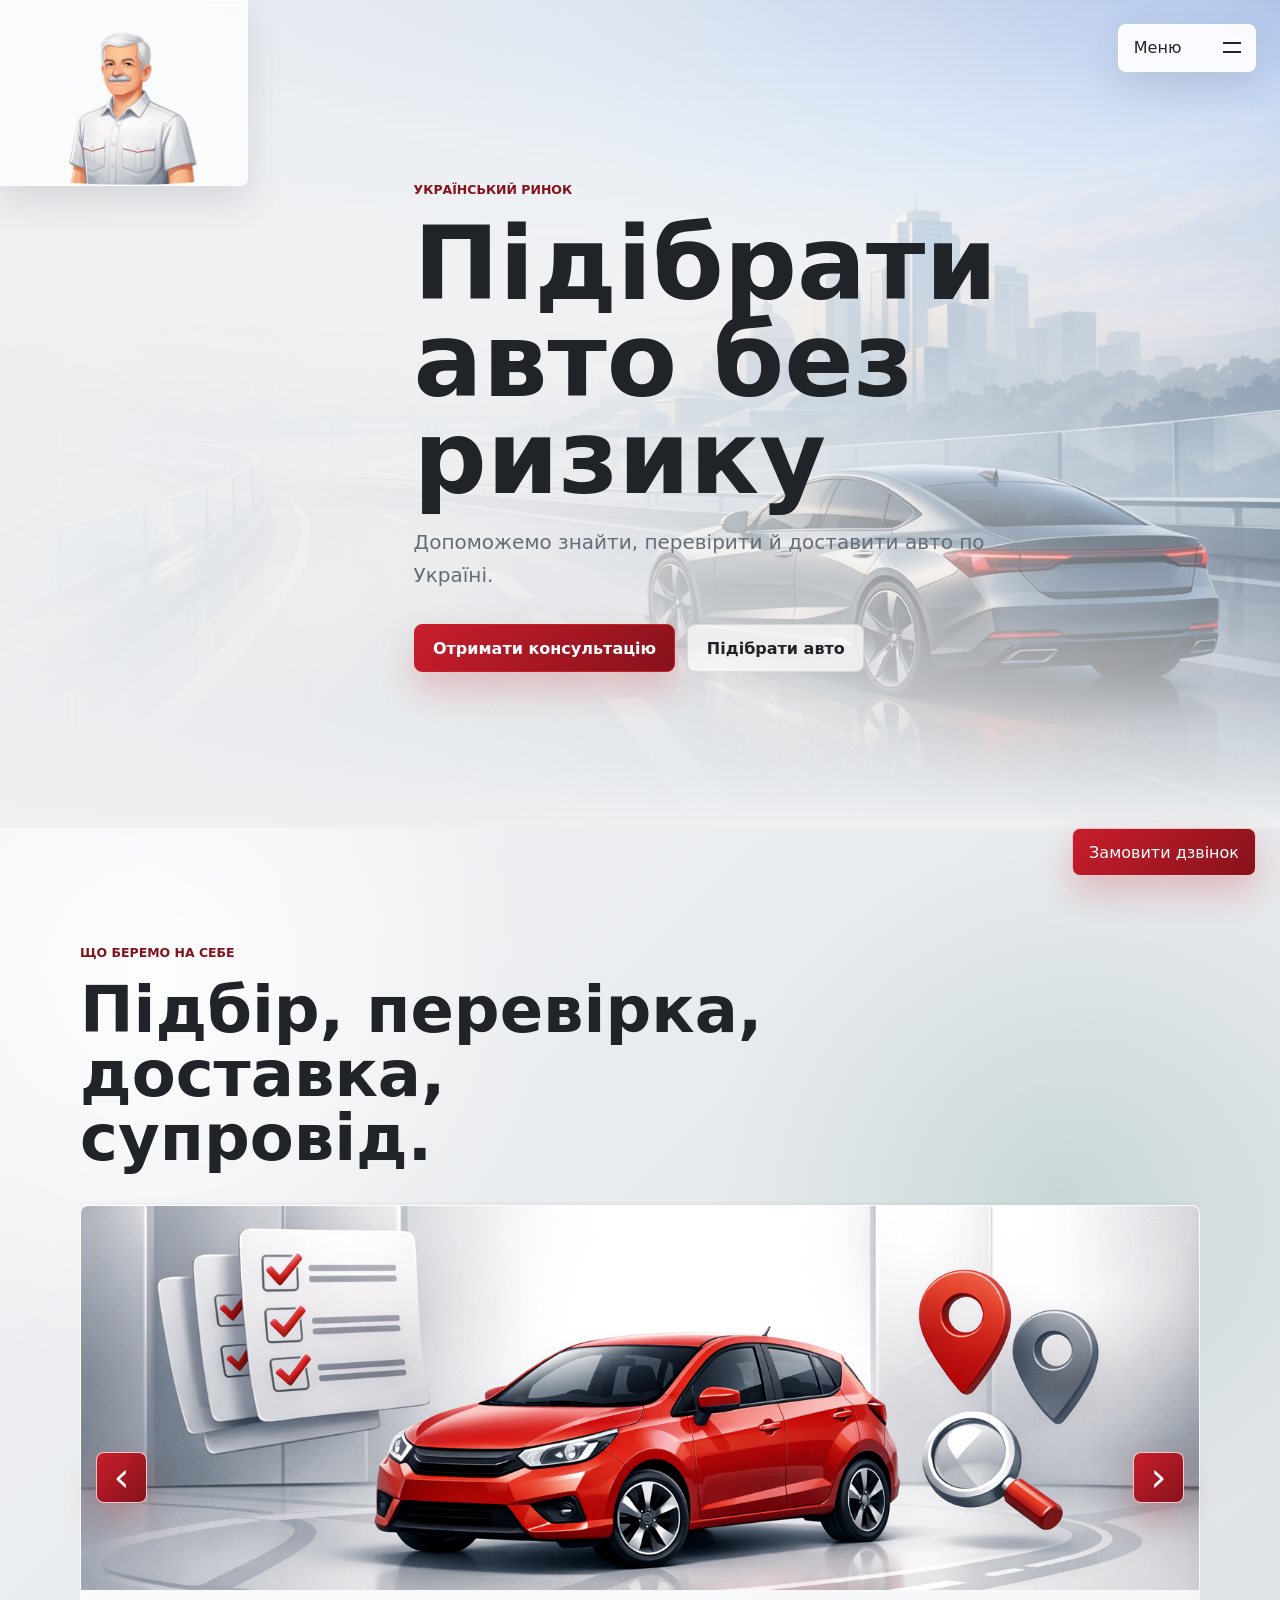
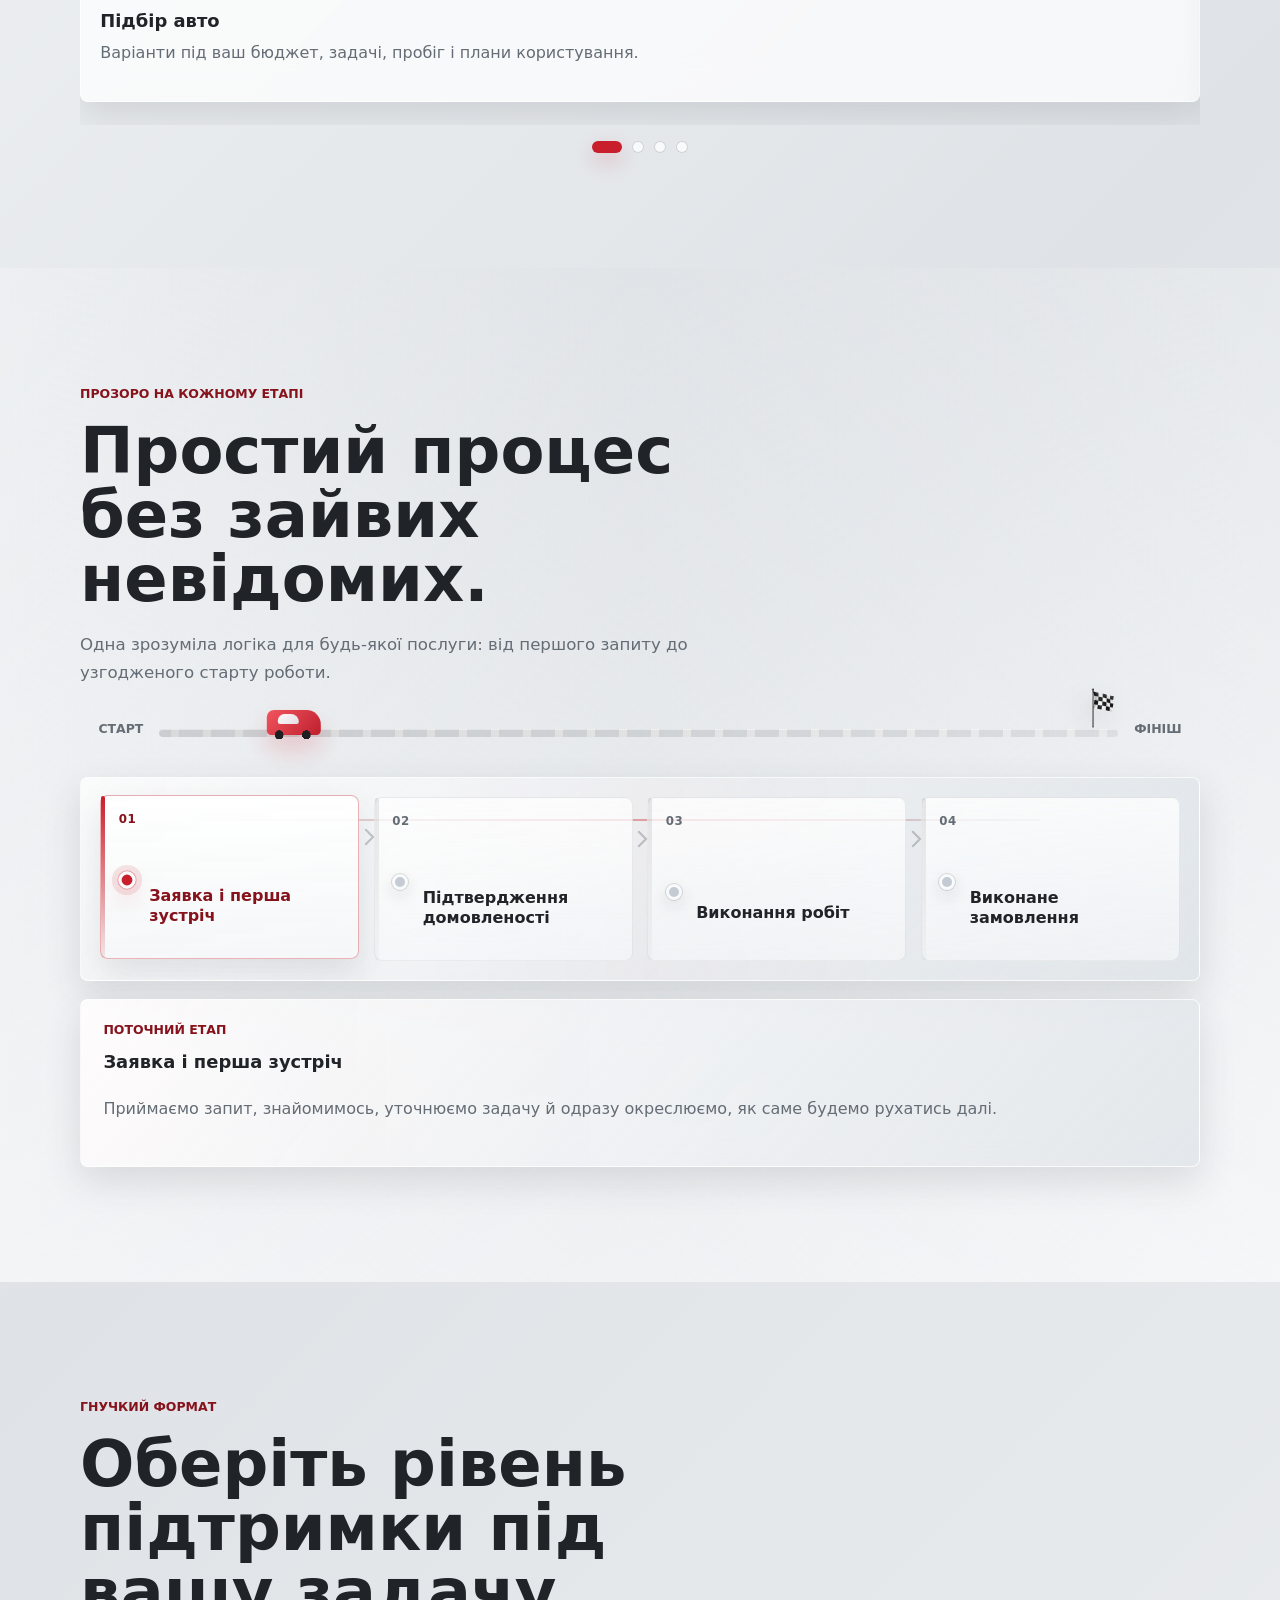
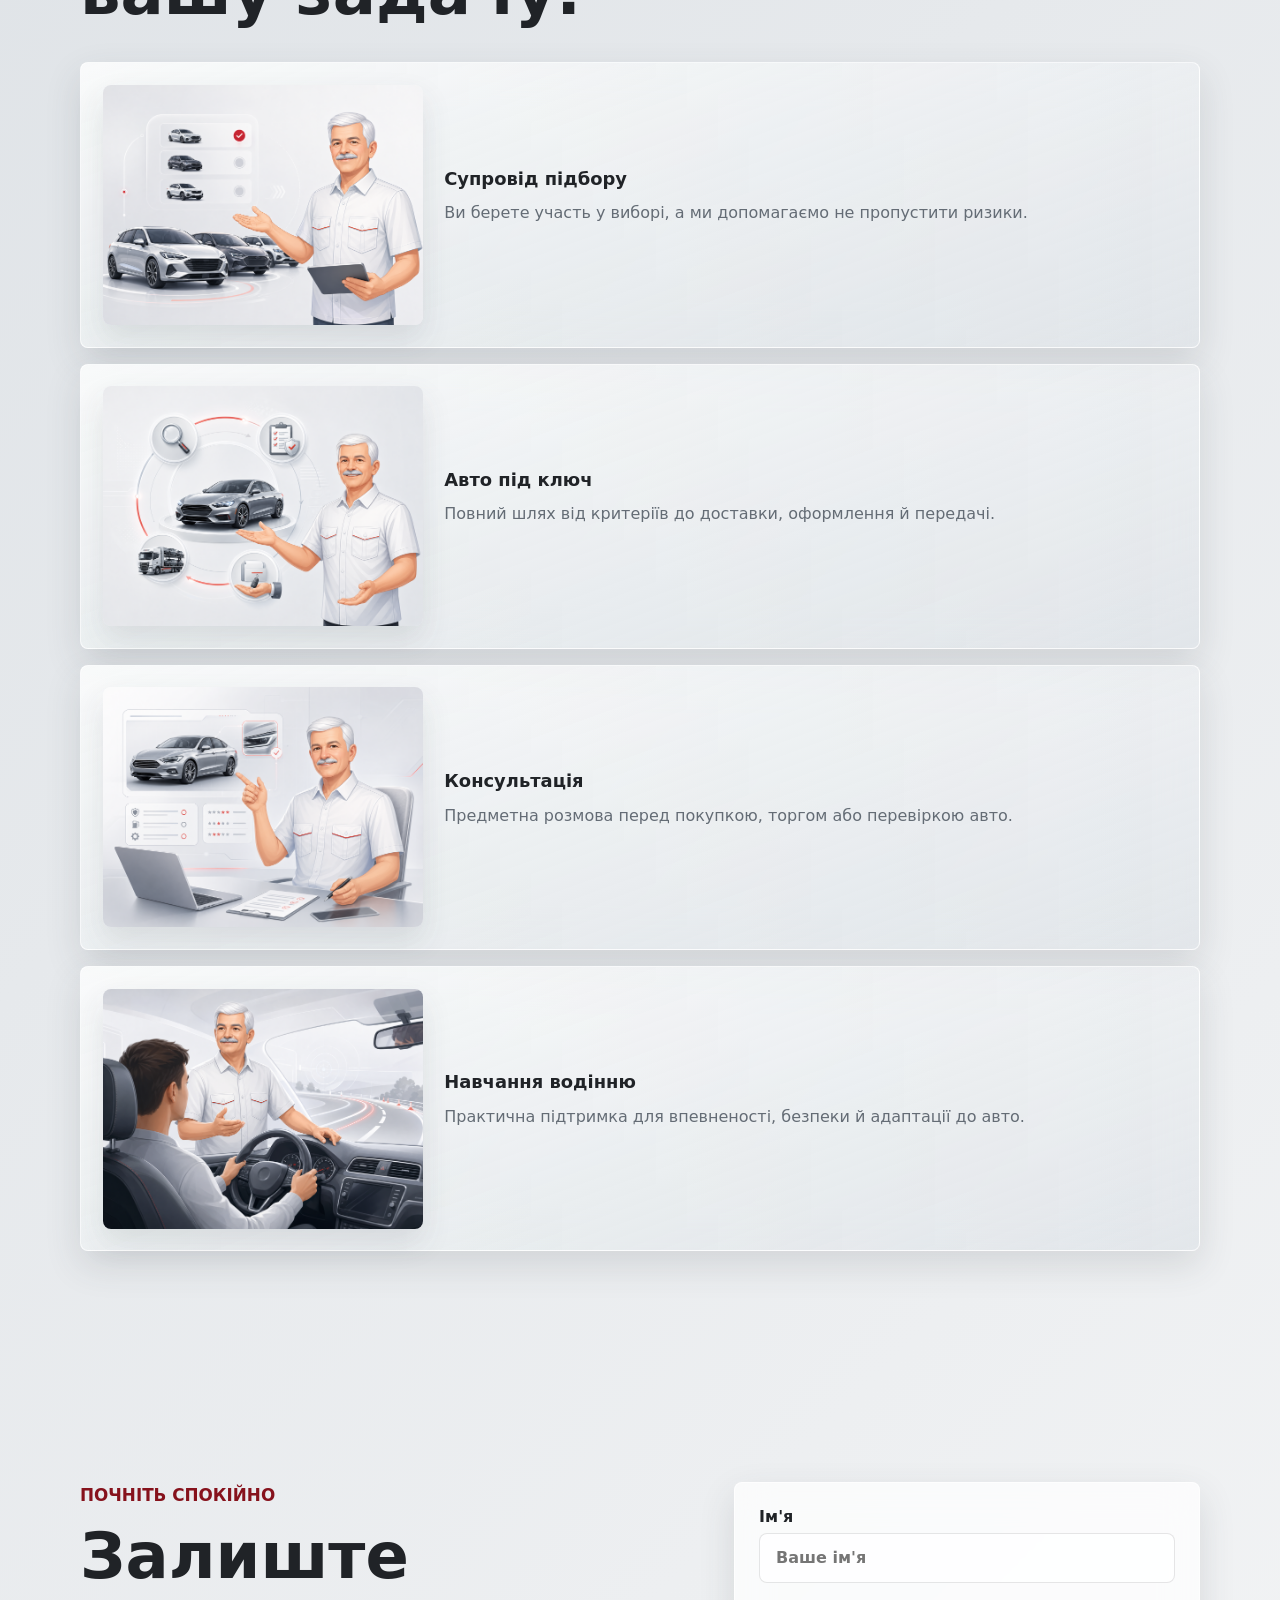
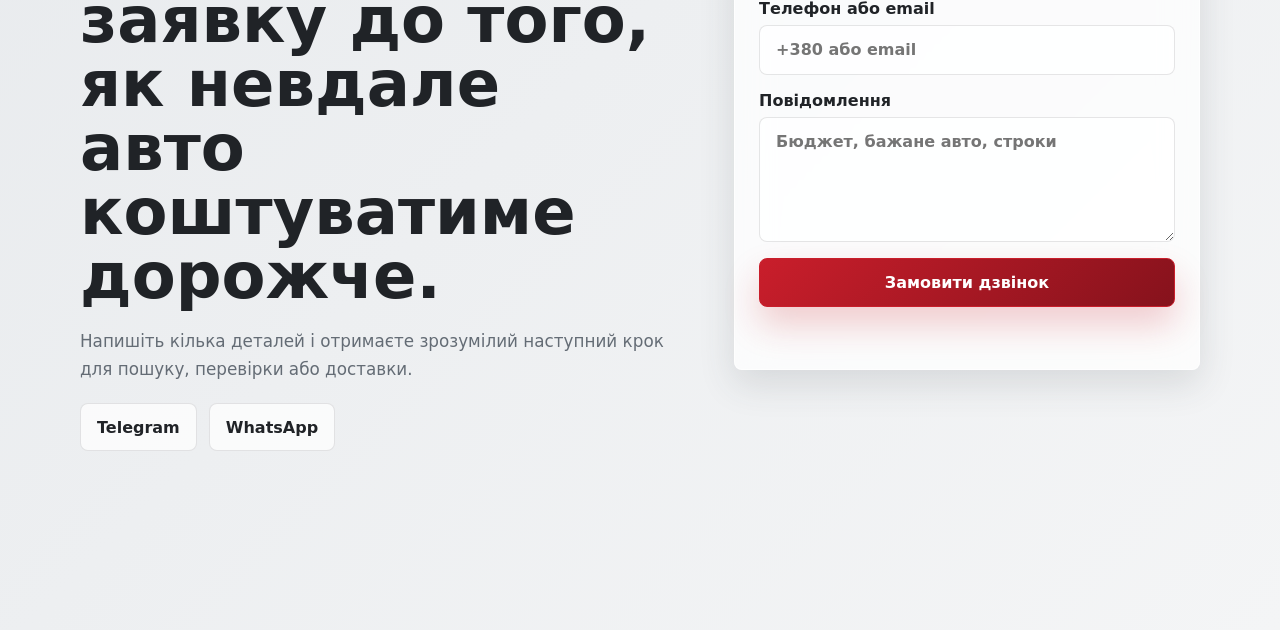
<file: index.html>
<!DOCTYPE html>
<html lang="uk">
  <head>
    <meta charset="UTF-8" />
    <meta name="viewport" content="width=device-width, initial-scale=1.0" />
    <title>Підбір авто під ключ</title>
    <link rel="stylesheet" href="styles.css" />
  </head>
  <body>
    <a class="skip-link" href="#main">До основного вмісту</a>

    <header class="corner-header" aria-label="Шапка сайту">
      <aside class="avatar-block" aria-label="Асистент з підбору авто">
        <div class="avatar-scene">
          <div class="avatar-person" role="img" aria-label="Асистент з підбору авто"></div>
        </div>
      </aside>

      <nav class="corner-menu" aria-label="Навігація розділами">
        <button class="menu-toggle" type="button" aria-expanded="false" aria-controls="anchor-menu">
          <span>Меню</span>
          <span class="menu-icon" aria-hidden="true"></span>
        </button>
        <div class="menu-panel" id="anchor-menu">
          <div class="menu-group" aria-label="Якорі сторінки">
            <p class="menu-group-title">Якорі</p>
            <a href="#home">Головна</a>
            <a href="#services">Послуги</a>
            <a href="#process">Процес</a>
            <a href="#options">Формати</a>
            <a href="#contact">Контакти</a>
          </div>
          <div class="menu-group" aria-label="Живі сторінки">
            <p class="menu-group-title">Сторінки</p>
            <a href="index.html" aria-current="page">Головна сторінка</a>
            <a href="biography.html">Біографія</a>
            <a href="routes.html">Мапа трас</a>
          </div>
        </div>
      </nav>
    </header>

    <main id="main">
      <section class="hero-section" id="home" aria-labelledby="hero-title">
        <div class="hero-image" aria-hidden="true"></div>
        <div class="section-inner hero-content">
          <p class="eyebrow">Український ринок</p>
          <h1 id="hero-title">Підібрати авто без ризику</h1>
          <p class="hero-subtext">
            Допоможемо знайти, перевірити й доставити авто по Україні.
          </p>
          <div class="hero-actions" aria-label="Основні дії">
            <a class="button button-primary" href="#contact">Отримати консультацію</a>
            <a class="button button-secondary" href="#services">Підібрати авто</a>
          </div>
        </div>
      </section>

      <section class="section-block services-section" id="services" aria-labelledby="services-title">
        <div class="section-inner section-heading-row">
          <div>
            <p class="eyebrow">Що беремо на себе</p>
            <h2 id="services-title">Підбір, перевірка, доставка, супровід.</h2>
          </div>
        </div>
        <div class="section-inner carousel-shell">
          <div class="services-carousel" tabindex="0" aria-label="Карусель послуг">
            <article class="service-card">
              <img
                src="assets/service-selection.png"
                alt="Стилізована ілюстрація підбору авто"
                loading="lazy"
              />
              <div>
                <h3>Підбір авто</h3>
                <p>Варіанти під ваш бюджет, задачі, пробіг і плани користування.</p>
              </div>
            </article>
            <article class="service-card">
              <img
                src="assets/service-inspection.png"
                alt="Стилізована ілюстрація перевірки авто"
                loading="lazy"
              />
              <div>
                <h3>Перевірка</h3>
                <p>Стан, історія, документи й продавець перевіряються до рішення.</p>
              </div>
            </article>
            <article class="service-card">
              <img
                src="assets/service-delivery.png"
                alt="Стилізована ілюстрація доставки авто"
                loading="lazy"
              />
              <div>
                <h3>Доставка</h3>
                <p>Організуємо перевезення по Україні з прозорими оновленнями.</p>
              </div>
            </article>
            <article class="service-card">
              <img
                src="assets/service-turnkey.png"
                alt="Стилізована ілюстрація послуги авто під ключ"
                loading="lazy"
              />
              <div>
                <h3>Авто під ключ</h3>
                <p>Пошук, торг, перевірка, логістика й документи в одному процесі.</p>
              </div>
            </article>
          </div>
          <button class="slider-arrow slider-arrow-prev" type="button" data-carousel="prev" aria-label="Попередній слайд">
            <span aria-hidden="true">‹</span>
          </button>
          <button class="slider-arrow slider-arrow-next" type="button" data-carousel="next" aria-label="Наступний слайд">
            <span aria-hidden="true">›</span>
          </button>
          <div class="slider-dots" aria-label="Навігація слайдами">
            <button class="slider-dot is-active" type="button" data-slide="0" aria-label="Слайд 1" aria-current="true"></button>
            <button class="slider-dot" type="button" data-slide="1" aria-label="Слайд 2"></button>
            <button class="slider-dot" type="button" data-slide="2" aria-label="Слайд 3"></button>
            <button class="slider-dot" type="button" data-slide="3" aria-label="Слайд 4"></button>
          </div>
        </div>
      </section>

      <section class="section-block process-section" id="process" aria-labelledby="process-title">
        <div class="section-inner">
          <p class="eyebrow">Прозоро на кожному етапі</p>
          <h2 id="process-title">Простий процес без зайвих невідомих.</h2>
          <p class="process-intro">
            Одна зрозуміла логіка для будь-якої послуги: від першого запиту до узгодженого старту роботи.
          </p>
          <div class="service-flow process-flow" aria-label="Інтерактивні кроки процесу">
            <div class="flow-progress" aria-hidden="true" style="--track-progress: 14%;">
              <span class="flow-progress-label flow-progress-label-start">Старт</span>
              <span class="flow-progress-road">
                <span class="flow-progress-car"></span>
                <span class="flow-progress-finish"></span>
              </span>
              <span class="flow-progress-label flow-progress-label-finish">Фініш</span>
            </div>
            <div class="flow-track" role="list">
              <button
                class="flow-step is-active"
                type="button"
                role="listitem"
                aria-pressed="true"
                data-step-title="Заявка і перша зустріч"
                data-step-text="Приймаємо запит, знайомимось, уточнюємо задачу й одразу окреслюємо, як саме будемо рухатись далі."
                data-step-progress="14%"
              >
                <span class="flow-number">01</span>
                <span class="flow-node" aria-hidden="true"></span>
                <span class="flow-title">Заявка і перша зустріч</span>
              </button>
              <button
                class="flow-step"
                type="button"
                role="listitem"
                aria-pressed="false"
                data-step-title="Підтвердження домовленості"
                data-step-text="Погоджуємо формат співпраці, обсяг робіт, строки, бюджет і всі важливі деталі без сірих зон."
                data-step-progress="46%"
              >
                <span class="flow-number">02</span>
                <span class="flow-node" aria-hidden="true"></span>
                <span class="flow-title">Підтвердження домовленості</span>
              </button>
              <button
                class="flow-step"
                type="button"
                role="listitem"
                aria-pressed="false"
                data-step-title="Виконання робіт"
                data-step-text="Переходимо до практичної частини: підбору, перевірки, супроводу або навчання залежно від обраної послуги."
                data-step-progress="76%"
              >
                <span class="flow-number">03</span>
                <span class="flow-node" aria-hidden="true"></span>
                <span class="flow-title">Виконання робіт</span>
              </button>
              <button
                class="flow-step"
                type="button"
                role="listitem"
                aria-pressed="false"
                data-step-title="Виконане замовлення"
                data-step-text="Фіналізуємо результат, передаємо виконану роботу й закриваємо замовлення спокійно та прозоро."
                data-step-progress="102%"
              >
                <span class="flow-number">04</span>
                <span class="flow-node" aria-hidden="true"></span>
                <span class="flow-title">Виконане замовлення</span>
              </button>
            </div>
            <article class="flow-detail" aria-live="polite">
              <span class="detail-kicker">Поточний етап</span>
              <h3>Заявка і перша зустріч</h3>
              <p>Приймаємо запит, знайомимось, уточнюємо задачу й одразу окреслюємо, як саме будемо рухатись далі.</p>
            </article>
          </div>
        </div>
      </section>

      <section class="section-block options-section" id="options" aria-labelledby="options-title">
        <div class="section-inner">
          <div class="section-heading">
            <p class="eyebrow">Гнучкий формат</p>
            <h2 id="options-title">Оберіть рівень підтримки під вашу задачу.</h2>
          </div>
          <div class="options-grid">
            <article class="option-block">
              <img src="assets/options/option-guided-selection.png" alt="Ілюстрація супроводу підбору авто" loading="lazy" />
              <div class="option-copy">
                <h3>Супровід підбору</h3>
                <p>Ви берете участь у виборі, а ми допомагаємо не пропустити ризики.</p>
              </div>
            </article>
            <article class="option-block">
              <img src="assets/options/option-turnkey-service.png" alt="Ілюстрація послуги авто під ключ" loading="lazy" />
              <div class="option-copy">
                <h3>Авто під ключ</h3>
                <p>Повний шлях від критеріїв до доставки, оформлення й передачі.</p>
              </div>
            </article>
            <article class="option-block">
              <img src="assets/options/option-consultation.png" alt="Ілюстрація консультації перед покупкою авто" loading="lazy" />
              <div class="option-copy">
                <h3>Консультація</h3>
                <p>Предметна розмова перед покупкою, торгом або перевіркою авто.</p>
              </div>
            </article>
            <article class="option-block">
              <img src="assets/options/option-driving-training.png" alt="Ілюстрація навчання водінню" loading="lazy" />
              <div class="option-copy">
                <h3>Навчання водінню</h3>
                <p>Практична підтримка для впевненості, безпеки й адаптації до авто.</p>
              </div>
            </article>
          </div>
        </div>
      </section>

      <section class="section-block contact-section" id="contact" aria-labelledby="contact-title">
        <div class="section-inner contact-layout">
          <div class="contact-copy">
            <p class="eyebrow">Почніть спокійно</p>
            <h2 id="contact-title">Залиште заявку до того, як невдале авто коштуватиме дорожче.</h2>
            <p>
              Напишіть кілька деталей і отримаєте зрозумілий наступний крок для пошуку, перевірки або доставки.
            </p>
            <div class="messenger-links" aria-label="Посилання на месенджери">
              <a href="https://t.me/" target="_blank" rel="noreferrer">Telegram</a>
              <a href="https://www.whatsapp.com/" target="_blank" rel="noreferrer">WhatsApp</a>
            </div>
          </div>
          <form class="contact-form" aria-label="Форма заявки на дзвінок">
            <label>
              Ім'я
              <input type="text" name="name" autocomplete="name" placeholder="Ваше ім'я" required />
            </label>
            <label>
              Телефон або email
              <input type="text" name="contact" autocomplete="email" placeholder="+380 або email" required />
            </label>
            <label>
              Повідомлення
              <textarea name="message" rows="5" placeholder="Бюджет, бажане авто, строки"></textarea>
            </label>
            <button class="button button-primary" type="submit">Замовити дзвінок</button>
            <p class="form-status" role="status" aria-live="polite"></p>
          </form>
        </div>
      </section>
    </main>

    <a class="sticky-cta" href="#contact">Замовити дзвінок</a>

    <script src="script.js"></script>
  </body>
</html>
</file>
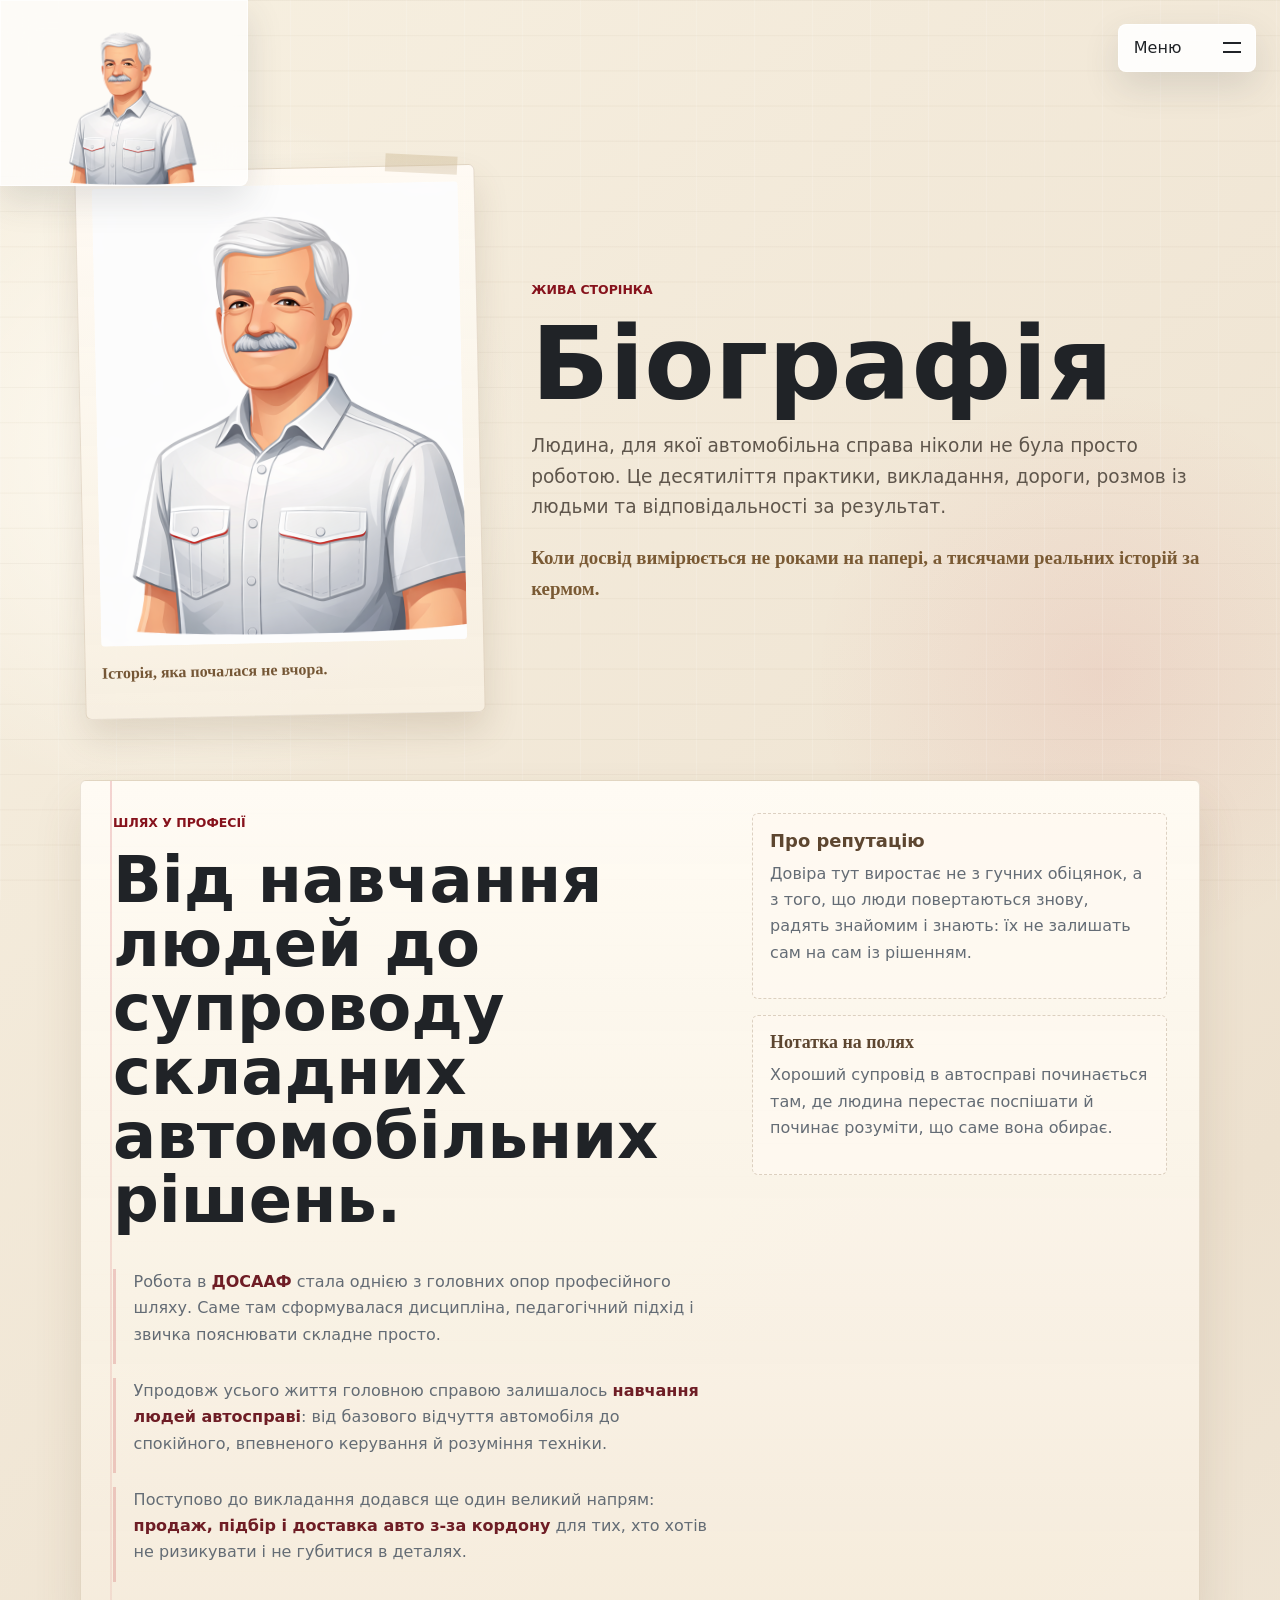
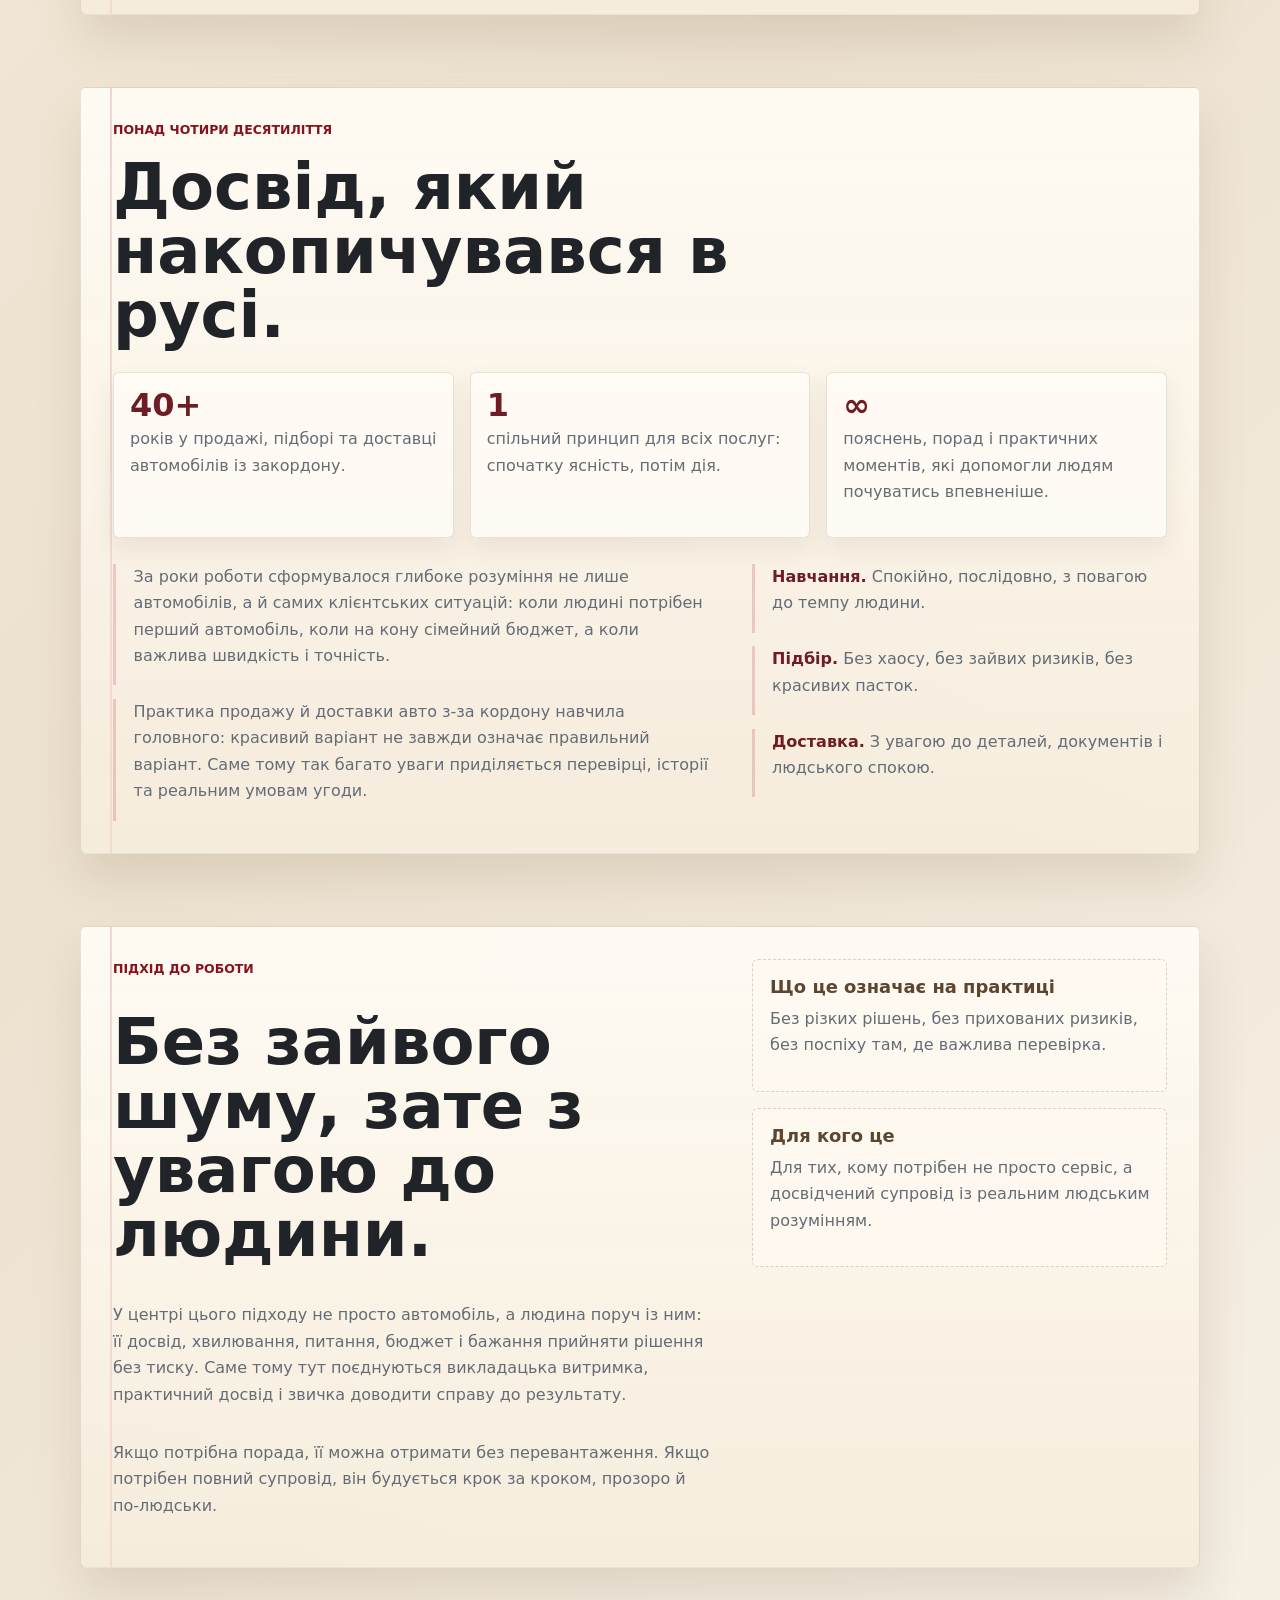
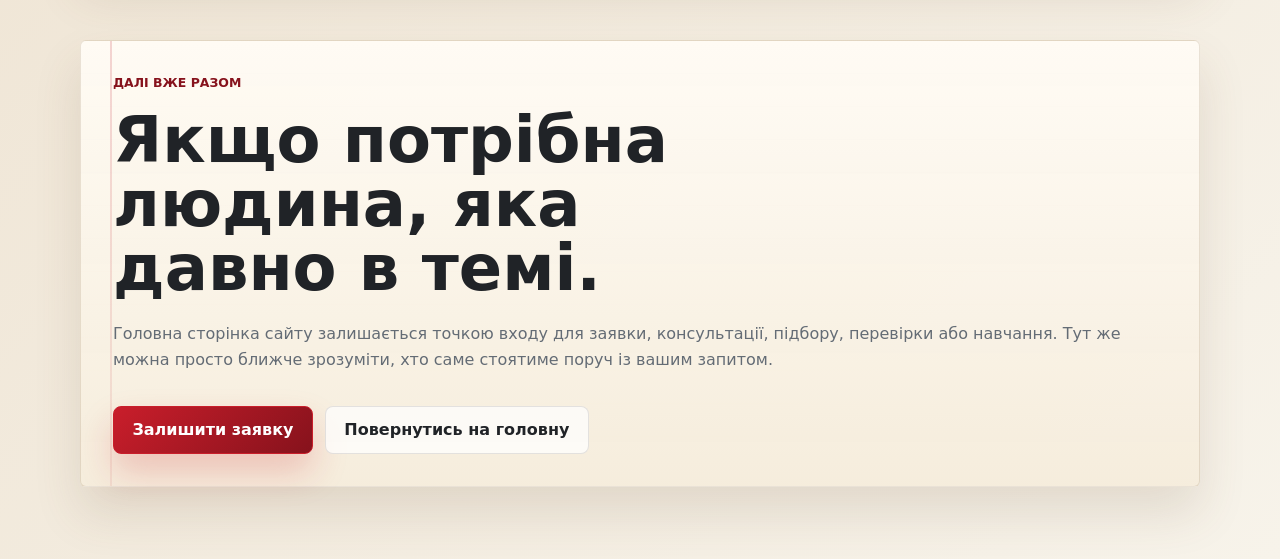
<file: biography.html>
<!DOCTYPE html>
<html lang="uk">
  <head>
    <meta charset="UTF-8" />
    <meta name="viewport" content="width=device-width, initial-scale=1.0" />
    <title>Біографія | Підбір авто під ключ</title>
    <link rel="stylesheet" href="styles.css" />
  </head>
  <body class="biography-page">
    <a class="skip-link" href="#main">До основного вмісту</a>

    <header class="corner-header" aria-label="Шапка сайту">
      <aside class="avatar-block" aria-label="Асистент з підбору авто">
        <div class="avatar-scene">
          <div class="avatar-person" role="img" aria-label="Асистент з підбору авто"></div>
        </div>
      </aside>

      <nav class="corner-menu" aria-label="Навігація сайтом">
        <button class="menu-toggle" type="button" aria-expanded="false" aria-controls="anchor-menu">
          <span>Меню</span>
          <span class="menu-icon" aria-hidden="true"></span>
        </button>
        <div class="menu-panel" id="anchor-menu">
          <div class="menu-group" aria-label="Якорі сторінки">
            <p class="menu-group-title">Якорі</p>
            <a href="#bio-intro">Початок</a>
            <a href="#bio-dosaaf">ДОСААФ</a>
            <a href="#bio-experience">Досвід</a>
            <a href="#bio-approach">Підхід</a>
            <a href="#bio-contact">Зв'язок</a>
          </div>
          <div class="menu-group" aria-label="Живі сторінки">
            <p class="menu-group-title">Сторінки</p>
            <a href="index.html">Головна сторінка</a>
            <a href="biography.html" aria-current="page">Біографія</a>
            <a href="routes.html">Мапа трас</a>
          </div>
        </div>
      </nav>
    </header>

    <main id="main" class="bio-main">
      <section class="bio-hero" id="bio-intro" aria-labelledby="bio-title">
        <div class="section-inner bio-hero-layout">
          <div class="bio-portrait-wrap">
            <div class="bio-portrait">
              <img src="assets/avatar/avatar-default.png" alt="Портрет консультанта з підбору авто" />
            </div>
            <p class="bio-caption script-note">Історія, яка почалася не вчора.</p>
          </div>
          <div>
            <p class="eyebrow">Жива сторінка</p>
            <h1 id="bio-title" class="bio-title">Біографія</h1>
            <p class="bio-subtitle">
              Людина, для якої автомобільна справа ніколи не була просто роботою. Це десятиліття практики, викладання,
              дороги, розмов із людьми та відповідальності за результат.
            </p>
            <p class="bio-intro-note script-note">
              Коли досвід вимірюється не роками на папері, а тисячами реальних історій за кермом.
            </p>
          </div>
        </div>
      </section>

      <section class="bio-paper-section" id="bio-dosaaf" aria-labelledby="bio-dosaaf-title">
        <article class="journal-sheet">
          <div class="journal-grid">
            <div class="journal-column">
              <div>
                <p class="eyebrow">Шлях у професії</p>
                <h2 id="bio-dosaaf-title">Від навчання людей до супроводу складних автомобільних рішень.</h2>
              </div>
              <div class="bio-meta-list">
                <div class="bio-meta-item">
                  <p>
                    Робота в <strong>ДОСААФ</strong> стала однією з головних опор професійного шляху. Саме там сформувалася
                    дисципліна, педагогічний підхід і звичка пояснювати складне просто.
                  </p>
                </div>
                <div class="bio-meta-item">
                  <p>
                    Упродовж усього життя головною справою залишалось <strong>навчання людей автосправі</strong>: від базового
                    відчуття автомобіля до спокійного, впевненого керування й розуміння техніки.
                  </p>
                </div>
                <div class="bio-meta-item">
                  <p>
                    Поступово до викладання додався ще один великий напрям: <strong>продаж, підбір і доставка авто з-за
                    кордону</strong> для тих, хто хотів не ризикувати і не губитися в деталях.
                  </p>
                </div>
              </div>
            </div>
            <aside class="journal-column">
              <div class="bio-side-note">
                <h3>Про репутацію</h3>
                <p>
                  Довіра тут виростає не з гучних обіцянок, а з того, що люди повертаються знову, радять знайомим і знають:
                  їх не залишать сам на сам із рішенням.
                </p>
              </div>
              <div class="bio-quote">
                <h3 class="script-note">Нотатка на полях</h3>
                <p>
                  Хороший супровід в автосправі починається там, де людина перестає поспішати й починає розуміти, що саме
                  вона обирає.
                </p>
              </div>
            </aside>
          </div>
        </article>
      </section>

      <section class="bio-paper-section" id="bio-experience" aria-labelledby="bio-experience-title">
        <article class="journal-sheet">
          <div>
            <p class="eyebrow">Понад чотири десятиліття</p>
            <h2 id="bio-experience-title">Досвід, який накопичувався в русі.</h2>
          </div>
          <div class="bio-stats">
            <div class="bio-stat">
              <strong>40+</strong>
              <p>років у продажі, підборі та доставці автомобілів із закордону.</p>
            </div>
            <div class="bio-stat">
              <strong>1</strong>
              <p>спільний принцип для всіх послуг: спочатку ясність, потім дія.</p>
            </div>
            <div class="bio-stat">
              <strong>∞</strong>
              <p>пояснень, порад і практичних моментів, які допомогли людям почуватись впевненіше.</p>
            </div>
          </div>
          <div class="journal-grid" style="margin-top: 1.6rem;">
            <div class="journal-column bio-highlights">
              <div class="bio-highlight">
                <p>
                  За роки роботи сформувалося глибоке розуміння не лише автомобілів, а й самих клієнтських ситуацій:
                  коли людині потрібен перший автомобіль, коли на кону сімейний бюджет, а коли важлива швидкість і точність.
                </p>
              </div>
              <div class="bio-highlight">
                <p>
                  Практика продажу й доставки авто з-за кордону навчила головного: красивий варіант не завжди означає
                  правильний варіант. Саме тому так багато уваги приділяється перевірці, історії та реальним умовам угоди.
                </p>
              </div>
            </div>
            <div class="journal-column bio-milestones">
              <div class="bio-milestone">
                <p><strong>Навчання.</strong> Спокійно, послідовно, з повагою до темпу людини.</p>
              </div>
              <div class="bio-milestone">
                <p><strong>Підбір.</strong> Без хаосу, без зайвих ризиків, без красивих пасток.</p>
              </div>
              <div class="bio-milestone">
                <p><strong>Доставка.</strong> З увагою до деталей, документів і людського спокою.</p>
              </div>
            </div>
          </div>
        </article>
      </section>

      <section class="bio-paper-section" id="bio-approach" aria-labelledby="bio-approach-title">
        <article class="journal-sheet">
          <div class="journal-grid">
            <div class="journal-column">
              <p class="eyebrow">Підхід до роботи</p>
              <h2 id="bio-approach-title">Без зайвого шуму, зате з увагою до людини.</h2>
              <p>
                У центрі цього підходу не просто автомобіль, а людина поруч із ним: її досвід, хвилювання, питання,
                бюджет і бажання прийняти рішення без тиску. Саме тому тут поєднуються викладацька витримка, практичний
                досвід і звичка доводити справу до результату.
              </p>
              <p>
                Якщо потрібна порада, її можна отримати без перевантаження. Якщо потрібен повний супровід, він будується
                крок за кроком, прозоро й по-людськи.
              </p>
            </div>
            <div class="journal-column">
              <div class="bio-side-note">
                <h3>Що це означає на практиці</h3>
                <p>Без різких рішень, без прихованих ризиків, без поспіху там, де важлива перевірка.</p>
              </div>
              <div class="bio-side-note">
                <h3>Для кого це</h3>
                <p>Для тих, кому потрібен не просто сервіс, а досвідчений супровід із реальним людським розумінням.</p>
              </div>
            </div>
          </div>
        </article>
      </section>

      <section class="bio-paper-section" id="bio-contact" aria-labelledby="bio-contact-title">
        <article class="journal-sheet bio-closing">
          <div>
            <p class="eyebrow">Далі вже разом</p>
            <h2 id="bio-contact-title">Якщо потрібна людина, яка давно в темі.</h2>
            <p>
              Головна сторінка сайту залишається точкою входу для заявки, консультації, підбору, перевірки або навчання.
              Тут же можна просто ближче зрозуміти, хто саме стоятиме поруч із вашим запитом.
            </p>
          </div>
          <div class="bio-actions">
            <a class="button button-primary" href="index.html#contact">Залишити заявку</a>
            <a class="button button-secondary" href="index.html">Повернутись на головну</a>
          </div>
        </article>
      </section>
    </main>

    <script src="script.js"></script>
  </body>
</html>
</file>
<file: styles.css>
:root {
  color-scheme: light;
  --bg: #eef0f2;
  --bg-bright: #fbfcfd;
  --ink: #202327;
  --muted: #646c75;
  --line: rgba(41, 45, 50, 0.12);
  --glass: rgba(255, 255, 255, 0.72);
  --glass-strong: rgba(255, 255, 255, 0.9);
  --metal: #c4cbd2;
  --accent: #c91e2b;
  --accent-dark: #86121c;
  --cool: #6b9b93;
  --shadow: 0 22px 70px rgba(56, 63, 70, 0.18);
  --soft-shadow: 0 14px 36px rgba(56, 63, 70, 0.14);
  --radius: 8px;
  font-family: Inter, ui-sans-serif, system-ui, -apple-system, BlinkMacSystemFont, "Segoe UI", sans-serif;
}

* {
  box-sizing: border-box;
}

html {
  scroll-behavior: smooth;
}

body {
  min-width: 320px;
  margin: 0;
  color: var(--ink);
  background:
    radial-gradient(circle at 12% 18%, rgba(255, 255, 255, 0.9), transparent 25rem),
    radial-gradient(circle at 83% 22%, rgba(107, 155, 147, 0.22), transparent 22rem),
    linear-gradient(135deg, #f8f9fa 0%, #dfe3e7 44%, #f4f5f6 100%);
  overflow-x: hidden;
}

body::before {
  position: fixed;
  inset: 0;
  z-index: -1;
  pointer-events: none;
  content: "";
  background-image:
    linear-gradient(rgba(255, 255, 255, 0.42) 1px, transparent 1px),
    linear-gradient(90deg, rgba(255, 255, 255, 0.42) 1px, transparent 1px);
  background-size: 58px 58px;
  mask-image: linear-gradient(to bottom, rgba(0, 0, 0, 0.32), transparent 70%);
}

img,
svg {
  display: block;
  max-width: 100%;
}

a {
  color: inherit;
  text-decoration: none;
}

button,
input,
textarea {
  font: inherit;
}

.skip-link {
  position: fixed;
  top: 1rem;
  left: 1rem;
  z-index: 20;
  transform: translateY(-160%);
  border-radius: var(--radius);
  padding: 0.7rem 1rem;
  background: var(--ink);
  color: #fff;
}

.skip-link:focus {
  transform: translateY(0);
}

.corner-header,
.sticky-cta {
  position: fixed;
  z-index: 10;
}

.corner-header {
  top: 0;
  right: 0;
  left: 0;
  height: 0;
  pointer-events: none;
}

.avatar-block {
  position: absolute;
  top: 0;
  left: 0;
  width: min(15.5rem, 32vw);
  padding: 0;
  pointer-events: auto;
}

.avatar-scene {
  display: grid;
  aspect-ratio: 4 / 3;
  align-items: end;
  overflow: hidden;
  border: 1px solid rgba(255, 255, 255, 0.72);
  border-radius: 0 0 var(--radius) 0;
  background: rgba(255, 255, 255, 0.74);
  box-shadow: var(--soft-shadow);
  backdrop-filter: blur(18px);
}

.avatar-person {
  width: 100%;
  height: 100%;
  background-image: url("assets/avatar/avatar-spritesheet.png");
  background-repeat: no-repeat;
  background-position: 0 0;
  background-size: 500% 400%;
  transform: translateY(0) scale(1.02);
  transform-origin: 50% 20%;
  transition: opacity 0.22s ease, transform 0.28s ease;
}

.avatar-block:hover .avatar-person {
  transform: translateY(-1px) scale(1.04);
}

.avatar-person.is-changing {
  opacity: 0.25;
  transform: translateY(4px) scale(0.99);
}

.avatar-person.is-emoting {
  animation: avatar-pop 0.5s ease;
}

.avatar-person.is-waving {
  animation: avatar-wave 0.65s ease-in-out 2;
}

.avatar-person.is-nodding {
  animation: avatar-nod 0.85s ease-in-out;
}

.corner-menu {
  position: absolute;
  top: clamp(0.8rem, 2.2vw, 1.5rem);
  right: clamp(0.8rem, 2.2vw, 1.5rem);
  pointer-events: auto;
}

.menu-toggle,
.menu-panel,
.sticky-cta {
  border: 1px solid rgba(255, 255, 255, 0.76);
  border-radius: var(--radius);
  background: var(--glass-strong);
  box-shadow: var(--soft-shadow);
  backdrop-filter: blur(18px);
}

.menu-toggle {
  display: flex;
  align-items: center;
  justify-content: space-between;
  width: 8.6rem;
  min-height: 3rem;
  padding: 0 0.9rem;
  color: var(--ink);
  cursor: pointer;
}

.menu-icon {
  position: relative;
  width: 1.1rem;
  height: 0.7rem;
}

.menu-icon::before,
.menu-icon::after {
  position: absolute;
  left: 0;
  width: 100%;
  height: 2px;
  content: "";
  background: var(--ink);
  transition: transform 0.2s ease, top 0.2s ease;
}

.menu-icon::before {
  top: 0;
}

.menu-icon::after {
  top: 0.55rem;
}

.corner-menu.is-open .menu-icon::before {
  top: 0.28rem;
  transform: rotate(42deg);
}

.corner-menu.is-open .menu-icon::after {
  top: 0.28rem;
  transform: rotate(-42deg);
}

.menu-panel {
  position: absolute;
  top: calc(100% + 0.55rem);
  right: 0;
  display: grid;
  grid-template-columns: repeat(2, minmax(0, 1fr));
  gap: 0.8rem;
  width: min(24rem, calc(100vw - 1.4rem));
  padding: 0.8rem;
  opacity: 0;
  pointer-events: none;
  transform: translateY(-0.7rem);
  transition: opacity 0.22s ease, transform 0.22s ease;
}

.corner-menu.is-open .menu-panel {
  opacity: 1;
  pointer-events: auto;
  transform: translateY(0);
}

.menu-group {
  display: grid;
  align-content: start;
  gap: 0.2rem;
}

.menu-group-title {
  margin: 0 0 0.2rem;
  color: var(--accent-dark);
  font-size: 0.72rem;
  font-weight: 900;
  text-transform: uppercase;
}

.menu-panel a {
  border-radius: 6px;
  padding: 0.75rem 0.85rem;
  color: var(--muted);
  transition: background 0.2s ease, color 0.2s ease;
}

.menu-panel a:hover,
.menu-panel a:focus-visible,
.menu-panel a[aria-current="page"] {
  background: rgba(201, 30, 43, 0.1);
  color: var(--accent-dark);
  outline: 0;
}

main {
  position: relative;
}

.section-inner {
  width: min(1120px, calc(100% - 2rem));
  margin: 0 auto;
}

.hero-section {
  scroll-margin-top: 6rem;
}

.section-block {
  scroll-margin-top: 15rem;
}

.hero-section {
  position: relative;
  display: grid;
  min-height: 92vh;
  align-items: center;
  padding: 9.5rem 0 8rem;
  overflow: hidden;
}

.hero-image {
  position: absolute;
  inset: 0;
  z-index: -1;
  background:
    linear-gradient(90deg, rgba(238, 240, 242, 0.98) 0%, rgba(238, 240, 242, 0.84) 45%, rgba(238, 240, 242, 0.35) 100%),
    url("assets/hero-car-service.png") center right / cover;
}

.hero-image::after {
  position: absolute;
  inset: auto 0 0;
  height: 32%;
  content: "";
  background: linear-gradient(to bottom, transparent, var(--bg));
}

.hero-content {
  max-width: 760px;
  padding-left: clamp(0rem, 12vw, 10rem);
}

.eyebrow {
  margin: 0 0 0.9rem;
  color: var(--accent-dark);
  font-size: 0.78rem;
  font-weight: 800;
  letter-spacing: 0;
  text-transform: uppercase;
}

h1,
h2,
h3,
p {
  margin-top: 0;
}

h1 {
  max-width: 11ch;
  margin-bottom: 1.2rem;
  font-size: 6.4rem;
  line-height: 0.95;
  letter-spacing: 0;
}

h2 {
  max-width: 16ch;
  margin-bottom: 1.3rem;
  font-size: 4rem;
  line-height: 1;
  letter-spacing: 0;
}

h3 {
  margin-bottom: 0.55rem;
  font-size: 1.12rem;
  line-height: 1.2;
  letter-spacing: 0;
}

p {
  color: var(--muted);
  line-height: 1.65;
}

.hero-subtext {
  max-width: 42rem;
  margin-bottom: 2rem;
  font-size: 1.25rem;
}

.hero-actions,
.messenger-links {
  display: flex;
  flex-wrap: wrap;
  gap: 0.75rem;
}

.button,
.messenger-links a {
  display: inline-flex;
  align-items: center;
  justify-content: center;
  min-height: 3rem;
  border-radius: var(--radius);
  font-weight: 800;
  transition: transform 0.2s ease, box-shadow 0.2s ease, border-color 0.2s ease, background 0.2s ease;
}

.button {
  padding: 0.85rem 1.15rem;
}

.button:hover,
.messenger-links a:hover {
  transform: translateY(-2px);
}

.button-primary {
  border: 1px solid var(--accent);
  background: linear-gradient(135deg, var(--accent), var(--accent-dark));
  color: #fff;
  box-shadow: 0 18px 35px rgba(201, 30, 43, 0.22);
}

.button-secondary,
.messenger-links a {
  border: 1px solid rgba(41, 45, 50, 0.12);
  background: rgba(255, 255, 255, 0.72);
  color: var(--ink);
}

.section-block {
  padding: clamp(4.5rem, 9vw, 8rem) 0;
}

.section-heading-row {
  display: flex;
  align-items: end;
  justify-content: space-between;
  gap: 2rem;
  margin-bottom: 2rem;
}

.section-heading {
  margin-bottom: 2rem;
}

.section-heading-row h2,
.section-heading h2 {
  margin-bottom: 0;
}

.carousel-shell {
  position: relative;
}

.services-carousel {
  display: grid;
  grid-auto-columns: 100%;
  grid-auto-flow: column;
  gap: 1rem;
  overflow-x: auto;
  padding: 0.2rem 0 1.4rem;
  scroll-padding: 0;
  scroll-snap-type: x mandatory;
  scrollbar-color: var(--accent) rgba(41, 45, 50, 0.08);
  scrollbar-width: none;
}

.services-carousel::-webkit-scrollbar {
  display: none;
}

.service-card,
.process-step,
.option-block,
.flow-detail,
.contact-form {
  border: 1px solid rgba(255, 255, 255, 0.72);
  border-radius: var(--radius);
  background: var(--glass);
  box-shadow: var(--soft-shadow);
  backdrop-filter: blur(18px);
}

.service-card {
  display: grid;
  min-height: 27rem;
  overflow: hidden;
  scroll-snap-align: start;
  scroll-snap-stop: always;
}

.service-card img {
  width: 100%;
  height: 24rem;
  object-fit: cover;
  filter: saturate(0.86) contrast(1.04);
}

.service-card div {
  padding: 1.2rem;
}

.slider-arrow {
  position: absolute;
  top: calc(50% - 1.6rem);
  z-index: 2;
  display: inline-flex;
  width: 3.2rem;
  height: 3.2rem;
  align-items: center;
  justify-content: center;
  border: 1px solid rgba(255, 255, 255, 0.76);
  border-radius: var(--radius);
  background: linear-gradient(135deg, var(--accent), var(--accent-dark));
  color: #fff;
  box-shadow: 0 16px 34px rgba(201, 30, 43, 0.24);
  cursor: pointer;
  transition: transform 0.2s ease, box-shadow 0.2s ease, opacity 0.2s ease;
}

.slider-arrow:hover,
.slider-arrow:focus-visible {
  transform: translateY(-2px);
  box-shadow: 0 20px 42px rgba(201, 30, 43, 0.3);
  outline: 0;
}

.slider-arrow span {
  display: block;
  margin-top: -0.12rem;
  font-size: 2.5rem;
  line-height: 1;
}

.slider-arrow-prev {
  left: 1rem;
}

.slider-arrow-next {
  right: 1rem;
}

.slider-dots {
  display: flex;
  justify-content: center;
  gap: 0.6rem;
  margin-top: 1rem;
}

.slider-dot {
  width: 0.78rem;
  height: 0.78rem;
  border: 1px solid rgba(32, 35, 39, 0.18);
  border-radius: 50%;
  padding: 0;
  background: rgba(255, 255, 255, 0.78);
  cursor: pointer;
  transition: width 0.2s ease, border-color 0.2s ease, background 0.2s ease, box-shadow 0.2s ease;
}

.slider-dot.is-active {
  width: 1.9rem;
  border-radius: 999px;
  border-color: rgba(201, 30, 43, 0.38);
  background: var(--accent);
  box-shadow: 0 8px 20px rgba(201, 30, 43, 0.22);
}

.service-flow {
  display: grid;
  gap: 1.1rem;
}

.process-intro {
  max-width: 44rem;
  margin: 1rem 0 0;
  color: var(--muted);
  font-size: 1.04rem;
}

.flow-progress {
  display: grid;
  grid-template-columns: auto minmax(0, 1fr) auto;
  align-items: center;
  gap: 1rem;
  padding: 1rem 1.15rem 0.25rem;
}

.flow-progress-label {
  color: var(--muted);
  font-size: 0.78rem;
  font-weight: 900;
  text-transform: uppercase;
}

.flow-progress-road {
  position: relative;
  height: 3.3rem;
}

.flow-progress-road::before {
  position: absolute;
  top: 1.65rem;
  left: 0;
  right: 0;
  height: 8px;
  content: "";
  border-radius: 999px;
  background:
    linear-gradient(90deg, rgba(32, 35, 39, 0.16), rgba(32, 35, 39, 0.08)),
    repeating-linear-gradient(
      90deg,
      transparent 0 12px,
      rgba(255, 255, 255, 0.86) 12px 20px,
      transparent 20px 32px
    );
  box-shadow: inset 0 1px 0 rgba(255, 255, 255, 0.44);
}

.flow-progress-car {
  position: absolute;
  top: 0.5rem;
  left: var(--track-progress, 14%);
  z-index: 1;
  width: 3.4rem;
  height: 1.55rem;
  border-radius: 0.45rem 0.9rem 0.28rem 0.28rem;
  background: linear-gradient(135deg, #f1545f, #bf1f2d);
  box-shadow: 0 14px 24px rgba(201, 30, 43, 0.2);
  transform: translateX(-50%);
  transition: left 0.3s ease, transform 0.2s ease, box-shadow 0.2s ease;
}

.flow-progress-car::before {
  position: absolute;
  top: 0.22rem;
  left: 0.72rem;
  width: 1.3rem;
  height: 0.62rem;
  content: "";
  border-radius: 0.55rem 0.65rem 0.18rem 0.18rem;
  background: linear-gradient(135deg, rgba(255, 255, 255, 0.96), rgba(227, 234, 239, 0.94));
}

.flow-progress-car::after {
  position: absolute;
  left: 0.5rem;
  bottom: -0.28rem;
  width: 2.25rem;
  height: 0.62rem;
  content: "";
  border-radius: 999px;
  background:
    radial-gradient(circle at 0.26rem 0.3rem, #1d1f23 0 0.28rem, transparent 0.29rem),
    radial-gradient(circle at 1.98rem 0.3rem, #1d1f23 0 0.28rem, transparent 0.29rem);
}

.flow-progress-finish {
  position: absolute;
  top: -1.15rem;
  right: -0.05rem;
  width: 2.15rem;
  height: 3rem;
  background: url("assets/finish-flag-clean.png") center / contain no-repeat;
  filter: drop-shadow(-8px 8px 12px rgba(32, 35, 39, 0.12));
}

.flow-track {
  position: relative;
  display: grid;
  grid-template-columns: repeat(4, minmax(0, 1fr));
  gap: 0.9rem;
  padding: 1.2rem;
  border: 1px solid rgba(255, 255, 255, 0.72);
  border-radius: var(--radius);
  background:
    linear-gradient(135deg, rgba(255, 255, 255, 0.82), rgba(213, 220, 226, 0.58)),
    linear-gradient(90deg, rgba(32, 35, 39, 0.04), transparent 30%, rgba(201, 30, 43, 0.07), transparent 72%);
  box-shadow: var(--soft-shadow);
  backdrop-filter: blur(18px);
  overflow: hidden;
}

.flow-track::before {
  position: absolute;
  top: 2.55rem;
  left: calc(12.5% + 1.2rem);
  right: calc(12.5% + 1.2rem);
  height: 2px;
  content: "";
  background: linear-gradient(90deg, rgba(32, 35, 39, 0.1), rgba(201, 30, 43, 0.38), rgba(32, 35, 39, 0.1));
}

.flow-step {
  position: relative;
  display: grid;
  grid-template-columns: auto 1fr;
  align-items: start;
  justify-items: start;
  gap: 0.55rem 0.9rem;
  min-height: 10.25rem;
  border: 1px solid rgba(41, 45, 50, 0.08);
  border-radius: var(--radius);
  padding: 1rem 1rem 1rem 1.1rem;
  color: var(--ink);
  background: linear-gradient(180deg, rgba(255, 255, 255, 0.76), rgba(247, 249, 250, 0.6));
  cursor: pointer;
  transition: transform 0.2s ease, border-color 0.2s ease, background 0.2s ease, box-shadow 0.2s ease;
}

.flow-step::before {
  position: absolute;
  inset: 0 auto 0 0;
  width: 4px;
  content: "";
  border-radius: 8px;
  background: linear-gradient(180deg, rgba(32, 35, 39, 0.1), rgba(32, 35, 39, 0.02));
  transition: background 0.2s ease;
}

.flow-step::after {
  position: absolute;
  top: 2.2rem;
  right: -0.82rem;
  z-index: 2;
  width: 0.62rem;
  height: 0.62rem;
  content: "";
  border-top: 2px solid rgba(32, 35, 39, 0.24);
  border-right: 2px solid rgba(32, 35, 39, 0.24);
  transform: rotate(45deg);
  background: transparent;
}

.flow-step:last-child::after {
  display: none;
}

.flow-step:hover,
.flow-step:focus-visible,
.flow-step.is-active {
  transform: translateY(-2px);
  border-color: rgba(201, 30, 43, 0.34);
  background: linear-gradient(180deg, rgba(255, 255, 255, 0.94), rgba(245, 247, 248, 0.88));
  box-shadow: 0 16px 32px rgba(56, 63, 70, 0.12);
  outline: 0;
}

.flow-number {
  grid-column: 1 / -1;
  color: var(--muted);
  font-size: 0.74rem;
  font-weight: 900;
  letter-spacing: 0.04em;
}

.flow-node {
  position: relative;
  z-index: 1;
  width: 1rem;
  height: 1rem;
  margin-top: 0.18rem;
  border: 3px solid #f8fafb;
  border-radius: 50%;
  background: var(--metal);
  box-shadow: 0 0 0 1px rgba(32, 35, 39, 0.14), 0 6px 16px rgba(32, 35, 39, 0.12);
  transition: background 0.2s ease, box-shadow 0.2s ease, transform 0.2s ease;
}

.flow-step.is-active .flow-number,
.flow-step.is-active .flow-title {
  color: var(--accent-dark);
}

.flow-step.is-active::before,
.flow-step:hover::before,
.flow-step:focus-visible::before {
  background: linear-gradient(180deg, var(--accent), rgba(201, 30, 43, 0.08));
}

.flow-step.is-active .flow-node {
  background: var(--accent);
  box-shadow: 0 0 0 1px rgba(201, 30, 43, 0.28), 0 0 0 6px rgba(201, 30, 43, 0.11), 0 10px 20px rgba(201, 30, 43, 0.18);
  transform: scale(1.08);
}

.flow-title {
  align-self: center;
  max-width: 11rem;
  font-weight: 900;
  line-height: 1.2;
  text-align: left;
}

.flow-detail {
  display: grid;
  gap: 0.55rem;
  min-height: 10.5rem;
  padding: 1.4rem;
  background:
    linear-gradient(130deg, rgba(255, 255, 255, 0.9), rgba(221, 226, 231, 0.7)),
    linear-gradient(90deg, rgba(201, 30, 43, 0.08), transparent 52%);
  transition: opacity 0.16s ease, transform 0.16s ease;
}

.flow-detail.is-changing {
  opacity: 0.72;
  transform: translateY(3px);
}

.detail-kicker {
  color: var(--accent-dark);
  font-size: 0.78rem;
  font-weight: 900;
  text-transform: uppercase;
}

.process-section {
  background:
    linear-gradient(180deg, rgba(255, 255, 255, 0.22), rgba(255, 255, 255, 0.62)),
    linear-gradient(90deg, transparent, rgba(196, 203, 210, 0.36), transparent);
}

.process-grid,
.options-grid {
  display: grid;
  grid-template-columns: 1fr;
  gap: 1rem;
  margin-top: 2.4rem;
}

.process-step,
.option-block {
  min-height: 14rem;
  padding: 1.35rem;
}

.process-step {
  position: relative;
  overflow: hidden;
}

.process-step::before {
  position: absolute;
  inset: 0 auto 0 0;
  width: 4px;
  content: "";
  background: linear-gradient(var(--accent), transparent);
}

.process-step span {
  display: inline-flex;
  margin-bottom: 2.8rem;
  color: var(--accent-dark);
  font-size: 0.85rem;
  font-weight: 900;
}

.option-block {
  display: grid;
  grid-template-columns: minmax(14rem, 20rem) minmax(0, 1fr);
  align-items: center;
  gap: 1.35rem;
  background:
    linear-gradient(160deg, rgba(255, 255, 255, 0.86), rgba(221, 226, 231, 0.66)),
    linear-gradient(90deg, rgba(107, 155, 147, 0.14), transparent);
}

.option-block img {
  width: 100%;
  aspect-ratio: 4 / 3;
  border-radius: var(--radius);
  object-fit: cover;
  box-shadow: 0 14px 30px rgba(56, 63, 70, 0.12);
}

.option-copy {
  max-width: 42rem;
}

.option-block h3 {
  min-height: 0;
  margin-bottom: 0.7rem;
}

.contact-section {
  padding-bottom: clamp(9rem, 14vw, 12rem);
}

.contact-layout {
  display: grid;
  grid-template-columns: minmax(0, 0.95fr) minmax(18rem, 0.75fr);
  gap: clamp(1.5rem, 5vw, 4rem);
  align-items: start;
}

.contact-copy p {
  max-width: 38rem;
  font-size: 1.05rem;
}

.messenger-links {
  margin-top: 1.2rem;
}

.messenger-links a {
  padding: 0.7rem 1rem;
}

.contact-form {
  display: grid;
  gap: 1rem;
  padding: clamp(1rem, 3vw, 1.5rem);
}

.contact-form label {
  display: grid;
  gap: 0.45rem;
  color: var(--ink);
  font-weight: 800;
}

.contact-form input,
.contact-form textarea {
  width: 100%;
  border: 1px solid var(--line);
  border-radius: var(--radius);
  padding: 0.9rem 1rem;
  background: rgba(255, 255, 255, 0.78);
  color: var(--ink);
  outline: 0;
  transition: border-color 0.2s ease, box-shadow 0.2s ease;
}

.contact-form textarea {
  resize: vertical;
}

.contact-form input:focus,
.contact-form textarea:focus {
  border-color: rgba(201, 30, 43, 0.55);
  box-shadow: 0 0 0 4px rgba(201, 30, 43, 0.1);
}

.contact-form button {
  width: 100%;
  cursor: pointer;
}

.form-status {
  min-height: 1.4rem;
  margin-bottom: 0;
  color: var(--accent-dark);
  font-weight: 800;
}

.script-note {
  font-family: "Segoe Script", "Lucida Handwriting", "Brush Script MT", cursive;
  font-weight: 700;
}

.biography-page {
  background:
    radial-gradient(circle at 14% 12%, rgba(255, 252, 244, 0.96), transparent 22rem),
    radial-gradient(circle at 86% 18%, rgba(191, 31, 45, 0.08), transparent 18rem),
    linear-gradient(135deg, #f7f0e1 0%, #ede1cf 48%, #f7f3ea 100%);
}

.biography-page::before {
  background-image:
    linear-gradient(rgba(115, 90, 58, 0.06) 1px, transparent 1px),
    linear-gradient(90deg, rgba(255, 255, 255, 0.2) 1px, transparent 1px);
  background-size: 100% 2.2rem, 58px 58px;
  mask-image: none;
  opacity: 0.82;
}

.bio-main {
  padding-top: 7.5rem;
}

.bio-hero {
  padding: 3rem 0 4rem;
}

.bio-hero-layout {
  display: grid;
  grid-template-columns: minmax(16rem, 25rem) minmax(0, 1fr);
  gap: clamp(1.5rem, 4vw, 3.5rem);
  align-items: center;
}

.bio-portrait-wrap {
  position: relative;
  padding: 1rem;
  border: 1px solid rgba(126, 94, 56, 0.18);
  border-radius: 6px;
  background: linear-gradient(180deg, rgba(255, 251, 245, 0.92), rgba(247, 239, 225, 0.88));
  box-shadow: 0 18px 34px rgba(104, 78, 49, 0.16);
  transform: rotate(-1.2deg);
}

.bio-portrait-wrap::before,
.bio-portrait-wrap::after {
  position: absolute;
  top: -0.7rem;
  width: 4.5rem;
  height: 1.1rem;
  content: "";
  background: linear-gradient(180deg, rgba(214, 197, 164, 0.8), rgba(194, 173, 138, 0.42));
  opacity: 0.7;
}

.bio-portrait-wrap::before {
  left: 1rem;
  transform: rotate(-5deg);
}

.bio-portrait-wrap::after {
  right: 1rem;
  transform: rotate(4deg);
}

.bio-portrait {
  aspect-ratio: 4 / 5;
  border-radius: 4px;
  background: linear-gradient(180deg, rgba(255, 255, 255, 0.16), rgba(255, 255, 255, 0)), #ece7de;
  overflow: hidden;
}

.bio-portrait img {
  width: 100%;
  height: 100%;
  object-fit: cover;
}

.bio-caption {
  margin-top: 0.9rem;
  color: #755736;
  font-size: 1rem;
}

.bio-title {
  max-width: 11ch;
}

.bio-subtitle {
  max-width: 45rem;
  margin-bottom: 1.2rem;
  color: #5f564c;
  font-size: 1.16rem;
}

.bio-intro-note {
  max-width: 42rem;
  margin-bottom: 0;
  color: #7a5a34;
  font-size: 1.18rem;
}

.bio-paper-section {
  padding: 0 0 4.5rem;
}

.journal-sheet {
  position: relative;
  width: min(1120px, calc(100% - 2rem));
  margin: 0 auto;
  padding: clamp(1.4rem, 3vw, 2rem);
  border: 1px solid rgba(126, 94, 56, 0.16);
  border-radius: 6px;
  background:
    linear-gradient(180deg, rgba(255, 251, 244, 0.98), rgba(245, 236, 220, 0.96)),
    repeating-linear-gradient(180deg, transparent 0 2rem, rgba(151, 124, 89, 0.12) 2rem 2.06rem);
  box-shadow: 0 26px 48px rgba(104, 78, 49, 0.14);
}

.journal-sheet::before {
  position: absolute;
  top: 0;
  bottom: 0;
  left: clamp(1.1rem, 3vw, 1.8rem);
  width: 2px;
  content: "";
  background: linear-gradient(180deg, rgba(191, 31, 45, 0.18), rgba(191, 31, 45, 0.08));
}

.journal-grid {
  display: grid;
  grid-template-columns: minmax(0, 1.3fr) minmax(18rem, 0.9fr);
  gap: clamp(1.4rem, 3vw, 2.4rem);
  align-items: start;
}

.journal-column {
  display: grid;
  gap: 1rem;
}

.bio-meta-list,
.bio-highlights,
.bio-milestones {
  display: grid;
  gap: 0.85rem;
}

.bio-meta-item,
.bio-highlight,
.bio-milestone {
  padding-left: 1.1rem;
  border-left: 3px solid rgba(191, 31, 45, 0.2);
}

.bio-meta-item strong,
.bio-highlight strong,
.bio-milestone strong {
  color: #6e1d25;
}

.bio-side-note,
.bio-quote {
  padding: 1rem 1rem 1rem 1.1rem;
  border: 1px dashed rgba(126, 94, 56, 0.26);
  border-radius: 6px;
  background: rgba(255, 250, 241, 0.72);
}

.bio-side-note h3,
.bio-quote h3 {
  color: #5d4630;
}

.bio-stats {
  display: grid;
  grid-template-columns: repeat(3, minmax(0, 1fr));
  gap: 1rem;
  margin-top: 1.6rem;
}

.bio-stat {
  padding: 1rem;
  border: 1px solid rgba(126, 94, 56, 0.16);
  border-radius: 6px;
  background: rgba(255, 252, 246, 0.86);
  box-shadow: 0 10px 24px rgba(104, 78, 49, 0.1);
}

.bio-stat strong {
  display: block;
  margin-bottom: 0.3rem;
  color: #6e1d25;
  font-size: 2rem;
  line-height: 1;
}

.bio-closing {
  display: grid;
  gap: 1rem;
}

.bio-actions {
  display: flex;
  flex-wrap: wrap;
  gap: 0.75rem;
}

.routes-main {
  padding-top: 6.8rem;
}

.routes-hero {
  position: relative;
  padding: 2.6rem 0 2rem;
  overflow: hidden;
}

.routes-hero-image {
  position: absolute;
  inset: 0;
  z-index: -1;
  background:
    linear-gradient(90deg, rgba(238, 240, 242, 0.98) 0%, rgba(238, 240, 242, 0.86) 42%, rgba(238, 240, 242, 0.42) 100%),
    linear-gradient(180deg, rgba(248, 249, 250, 0.22), rgba(223, 227, 231, 0.2)),
    url("assets/routes-hero-road.png") center center / cover;
}

.routes-hero-image::after {
  position: absolute;
  inset: auto 0 0;
  height: 36%;
  content: "";
  background: linear-gradient(to bottom, transparent, var(--bg));
}

.routes-hero-layout {
  display: grid;
  grid-template-columns: minmax(0, 1.3fr) minmax(18rem, 0.72fr);
  gap: clamp(1.4rem, 4vw, 3rem);
  align-items: end;
}

.routes-subtext {
  max-width: 45rem;
  margin-bottom: 1.6rem;
  font-size: 1.13rem;
}

.routes-summary {
  display: grid;
  grid-template-columns: repeat(3, minmax(0, 1fr));
  gap: 0.9rem;
}

.routes-summary-item,
.routes-hero-note,
.routes-note,
.routes-place-card {
  border: 1px solid rgba(255, 255, 255, 0.72);
  border-radius: var(--radius);
  background: var(--glass);
  box-shadow: var(--soft-shadow);
  backdrop-filter: blur(18px);
}

.routes-summary-item {
  min-height: 6.6rem;
  padding: 1rem;
}

.routes-summary-item strong {
  display: block;
  margin-bottom: 0.35rem;
  color: var(--accent-dark);
  font-size: 1.8rem;
  line-height: 1;
}

.routes-hero-note {
  padding: 1.2rem;
}

.routes-heading {
  margin-bottom: 1.5rem;
}

.routes-filters {
  display: grid;
  gap: 1rem;
  margin-bottom: 1.4rem;
}

.routes-filter-group {
  display: grid;
  gap: 0.55rem;
}

.routes-filter-label {
  color: var(--accent-dark);
  font-size: 0.78rem;
  font-weight: 900;
  text-transform: uppercase;
}

.routes-filter-options {
  display: flex;
  flex-wrap: wrap;
  gap: 0.6rem;
}

.routes-filter-chip {
  min-height: 2.6rem;
  padding: 0.55rem 0.9rem;
  border: 1px solid rgba(41, 45, 50, 0.12);
  border-radius: var(--radius);
  background: rgba(255, 255, 255, 0.72);
  color: var(--muted);
  cursor: pointer;
  transition: transform 0.2s ease, background 0.2s ease, border-color 0.2s ease, color 0.2s ease;
}

.routes-filter-chip:hover,
.routes-filter-chip:focus-visible,
.routes-filter-chip.is-active {
  border-color: rgba(201, 30, 43, 0.28);
  background: rgba(255, 255, 255, 0.95);
  color: var(--accent-dark);
  outline: 0;
  transform: translateY(-1px);
}

.routes-layout {
  display: grid;
  grid-template-columns: minmax(0, 1.15fr) minmax(20rem, 0.9fr);
  gap: 1.2rem;
  align-items: stretch;
}

.routes-map-shell,
.routes-list-panel {
  border: 1px solid rgba(255, 255, 255, 0.72);
  border-radius: var(--radius);
  background: var(--glass);
  box-shadow: var(--soft-shadow);
  backdrop-filter: blur(18px);
  overflow: hidden;
}

.routes-map-shell {
  display: grid;
  grid-template-rows: auto minmax(0, 1fr);
}

.routes-map-chrome,
.routes-list-header {
  display: flex;
  align-items: center;
  justify-content: space-between;
  gap: 1rem;
  padding: 0.95rem 1rem;
  border-bottom: 1px solid rgba(41, 45, 50, 0.08);
  background: rgba(255, 255, 255, 0.56);
}

.routes-map-chrome {
  color: var(--muted);
  font-size: 0.9rem;
  font-weight: 800;
}

.routes-map-canvas {
  min-height: 0;
  background: linear-gradient(180deg, rgba(232, 236, 240, 0.9), rgba(216, 223, 229, 0.9));
}

.routes-list-panel {
  display: grid;
  grid-template-rows: auto minmax(0, 1fr);
  min-height: 0;
}

.routes-list-header {
  align-items: end;
}

.routes-list-meta {
  margin-bottom: 0;
  font-size: 0.94rem;
}

.routes-list {
  display: grid;
  gap: 0.9rem;
  padding: 1rem;
  overflow: auto;
  min-height: 0;
}

@media (min-width: 981px) {
  .routes-map-shell,
  .routes-list-panel {
    height: 42rem;
  }
}

.routes-place-card {
  padding: 0.95rem;
  cursor: pointer;
  transition: transform 0.2s ease, border-color 0.2s ease, box-shadow 0.2s ease;
}

.routes-place-card:hover,
.routes-place-card.is-active {
  transform: translateY(-2px);
  border-color: rgba(201, 30, 43, 0.26);
  box-shadow: 0 18px 34px rgba(56, 63, 70, 0.15);
}

.routes-place-top {
  display: flex;
  align-items: start;
  justify-content: space-between;
  gap: 0.8rem;
  margin-bottom: 0.75rem;
}

.routes-place-route {
  margin-bottom: 0.35rem;
  color: var(--accent-dark);
  font-size: 0.76rem;
  font-weight: 900;
  text-transform: uppercase;
}

.routes-place-top h4 {
  margin-bottom: 0.28rem;
}

.routes-place-top-actions {
  display: grid;
  justify-items: end;
  gap: 0.55rem;
}

.routes-place-category {
  padding: 0.35rem 0.6rem;
  border-radius: 999px;
  background: rgba(201, 30, 43, 0.1);
  color: var(--accent-dark);
  font-size: 0.76rem;
  font-weight: 900;
  white-space: nowrap;
}

.routes-place-city {
  margin-bottom: 0;
  color: var(--ink);
  font-weight: 800;
}

.routes-card-toggle {
  width: 2.1rem;
  height: 2.1rem;
  border: 1px solid rgba(201, 30, 43, 0.22);
  border-radius: 6px;
  padding: 0;
  background: rgba(255, 255, 255, 0.88);
  color: var(--accent-dark);
  font-size: 1.35rem;
  line-height: 1;
  cursor: pointer;
  transition: transform 0.2s ease, background 0.2s ease, border-color 0.2s ease;
}

.routes-card-toggle:hover,
.routes-card-toggle:focus-visible {
  border-color: rgba(201, 30, 43, 0.34);
  background: rgba(255, 255, 255, 1);
  transform: translateY(-1px);
  outline: 0;
}

.routes-tags {
  display: flex;
  flex-wrap: wrap;
  gap: 0.5rem;
  padding: 0;
  margin: 0.8rem 0;
  list-style: none;
}

.routes-tag {
  padding: 0.34rem 0.55rem;
  border-radius: 999px;
  background: rgba(107, 155, 147, 0.14);
  color: #33564f;
  font-size: 0.8rem;
  font-weight: 800;
}

.routes-place-accent {
  color: var(--accent-dark);
  font-weight: 800;
}

.routes-place-meta {
  display: grid;
  gap: 0.55rem;
  margin: 0 0 0.9rem;
}

.routes-place-meta div {
  display: grid;
  gap: 0.2rem;
}

.routes-place-meta dt {
  color: var(--muted);
  font-size: 0.8rem;
  font-weight: 900;
}

.routes-place-meta dd {
  margin: 0;
  color: var(--ink);
}

.routes-place-actions {
  display: flex;
  flex-wrap: wrap;
  gap: 0.6rem;
}

.routes-place-details {
  display: grid;
  gap: 0.75rem;
  padding-top: 0.9rem;
  margin-top: 0.9rem;
  border-top: 1px solid rgba(41, 45, 50, 0.08);
}

.routes-place-card:not(.is-expanded) .routes-place-details {
  display: none;
}

.routes-place-card:not(.is-expanded) .routes-place-actions {
  margin-bottom: 0;
}

.routes-place-actions .button {
  min-height: 2.8rem;
  padding-inline: 0.95rem;
}

.routes-notes-layout {
  display: grid;
  gap: 1.4rem;
}

.routes-notes-grid {
  display: grid;
  grid-template-columns: repeat(3, minmax(0, 1fr));
  gap: 1rem;
}

.routes-note {
  padding: 1.2rem;
}

.routes-marker-wrapper {
  background: transparent;
  border: 0;
}

.routes-marker {
  position: relative;
  display: block;
  width: 1.4rem;
  height: 1.4rem;
  border: 3px solid #fff;
  border-radius: 50% 50% 50% 0;
  background: var(--marker-tone, var(--accent));
  box-shadow: 0 10px 18px rgba(32, 35, 39, 0.22);
  transform: rotate(-45deg);
}

.routes-marker::before {
  position: absolute;
  inset: 0.22rem;
  content: "";
  border-radius: 50%;
  background: rgba(255, 255, 255, 0.92);
}

.routes-marker.is-active {
  transform: rotate(-45deg) scale(1.12);
  box-shadow: 0 14px 22px rgba(201, 30, 43, 0.28);
}

.sticky-cta {
  right: clamp(0.8rem, 2.2vw, 1.5rem);
  bottom: clamp(0.8rem, 2.2vw, 1.5rem);
  display: inline-flex;
  min-height: 3rem;
  align-items: center;
  justify-content: center;
  padding: 0.78rem 1rem;
  color: #fff;
  background: linear-gradient(135deg, var(--accent), var(--accent-dark));
  box-shadow: 0 16px 34px rgba(201, 30, 43, 0.24);
}

@keyframes avatar-float {
  0%,
  100% {
    transform: translateY(0);
  }

  50% {
    transform: translateY(-7px);
  }
}

@keyframes avatar-pop {
  0%,
  100% {
    transform: translateY(0) scale(1.02);
  }

  45% {
    transform: translateY(-4px) scale(1.06);
  }
}

@keyframes avatar-wave {
  0%,
  100% {
    transform: translateX(0) rotate(0deg) scale(1.02);
  }

  25% {
    transform: translateX(-2px) rotate(-1.5deg) scale(1.03);
  }

  70% {
    transform: translateX(2px) rotate(1.5deg) scale(1.03);
  }
}

@keyframes avatar-nod {
  0%,
  100% {
    transform: translateY(0) scale(1.02);
  }

  18%,
  58% {
    transform: translateY(4px) scale(1.02);
  }

  34%,
  74% {
    transform: translateY(-1px) scale(1.02);
  }
}

@media (max-width: 980px) {
  h1 {
    font-size: 5.1rem;
  }

  h2 {
    font-size: 3.2rem;
  }

  .avatar-block {
    width: 12.5rem;
  }

  .process-grid,
  .contact-layout {
    grid-template-columns: 1fr;
  }

  .routes-layout,
  .routes-hero-layout,
  .routes-notes-grid {
    grid-template-columns: 1fr;
  }
}

@media (max-width: 720px) {
  .section-block {
    scroll-margin-top: 7rem;
  }

  h1 {
    font-size: 3.8rem;
  }

  h2 {
    font-size: 2.65rem;
  }

  .hero-subtext {
    font-size: 1.08rem;
  }

  .hero-section {
    min-height: 88vh;
    padding-top: 8rem;
  }

  .section-inner {
    width: min(100% - 1.2rem, 1120px);
  }

  .section-heading-row {
    align-items: start;
    flex-direction: column;
  }

  .services-carousel {
    grid-auto-columns: 100%;
  }

  .service-card img {
    height: 15rem;
  }

  .slider-arrow {
    top: calc(50% - 2.4rem);
    width: 2.7rem;
    height: 2.7rem;
  }

  .slider-arrow span {
    font-size: 2.1rem;
  }

  .slider-arrow-prev {
    left: 0.55rem;
  }

  .slider-arrow-next {
    right: 0.55rem;
  }

  .hero-content {
    padding-left: 0;
  }

  .menu-panel {
    grid-template-columns: 1fr;
    width: min(18rem, calc(100vw - 1rem));
  }

  .flow-progress {
    grid-template-columns: 1fr;
    gap: 0.45rem;
    padding: 0.8rem 0.2rem 0;
  }

  .flow-progress-label {
    font-size: 0.72rem;
  }

  .flow-progress-label-finish {
    justify-self: end;
  }

  .flow-progress-road {
    order: 3;
  }

  .flow-track {
    grid-template-columns: 1fr;
    padding: 1rem;
  }

  .flow-track::before {
    top: 2rem;
    bottom: 2rem;
    left: 1.98rem;
    right: auto;
    width: 2px;
    height: auto;
    background: linear-gradient(rgba(32, 35, 39, 0.12), rgba(201, 30, 43, 0.42), rgba(32, 35, 39, 0.12));
  }

  .flow-step {
    grid-template-columns: auto 1fr;
    justify-items: start;
    min-height: 5.2rem;
    padding: 0.9rem 0.9rem 0.9rem 1rem;
  }

  .flow-step::after {
    display: none;
  }

  .flow-number {
    grid-column: 1 / -1;
  }

  .flow-title {
    max-width: none;
    text-align: left;
  }

  .process-grid,
  .options-grid {
    grid-template-columns: 1fr;
  }

  .routes-summary,
  .bio-hero-layout,
  .journal-grid,
  .bio-stats,
  .routes-notes-grid {
    grid-template-columns: 1fr;
  }

  .routes-map-canvas {
    min-height: 24rem;
  }

  .routes-list-panel {
    min-height: auto;
  }

  .routes-place-top,
  .routes-list-header,
  .routes-map-chrome {
    align-items: start;
    flex-direction: column;
  }

  .bio-hero-layout,
  .journal-grid,
  .bio-stats {
    grid-template-columns: 1fr;
  }

  .option-block {
    grid-template-columns: 1fr;
    align-items: start;
  }

  .avatar-block {
    width: 5.8rem;
  }

  .avatar-person {
    transform: translateY(0) scale(1.02);
  }

  .sticky-cta {
    right: 0.7rem;
    bottom: calc(0.7rem + env(safe-area-inset-bottom));
  }
}

@media (max-width: 450px) {
  h1 {
    font-size: 3rem;
  }

  h2 {
    font-size: 2.18rem;
  }

  .corner-menu {
    right: 0.55rem;
  }

  .menu-toggle {
    width: 7.8rem;
  }

  .avatar-block {
    width: 5.2rem;
  }

  .hero-actions {
    align-items: stretch;
    flex-direction: column;
    max-width: 17rem;
  }
}

@media (prefers-reduced-motion: reduce) {
  *,
  *::before,
  *::after {
    scroll-behavior: auto !important;
    transition-duration: 0.01ms !important;
    animation-duration: 0.01ms !important;
    animation-iteration-count: 1 !important;
  }
}
</file>
